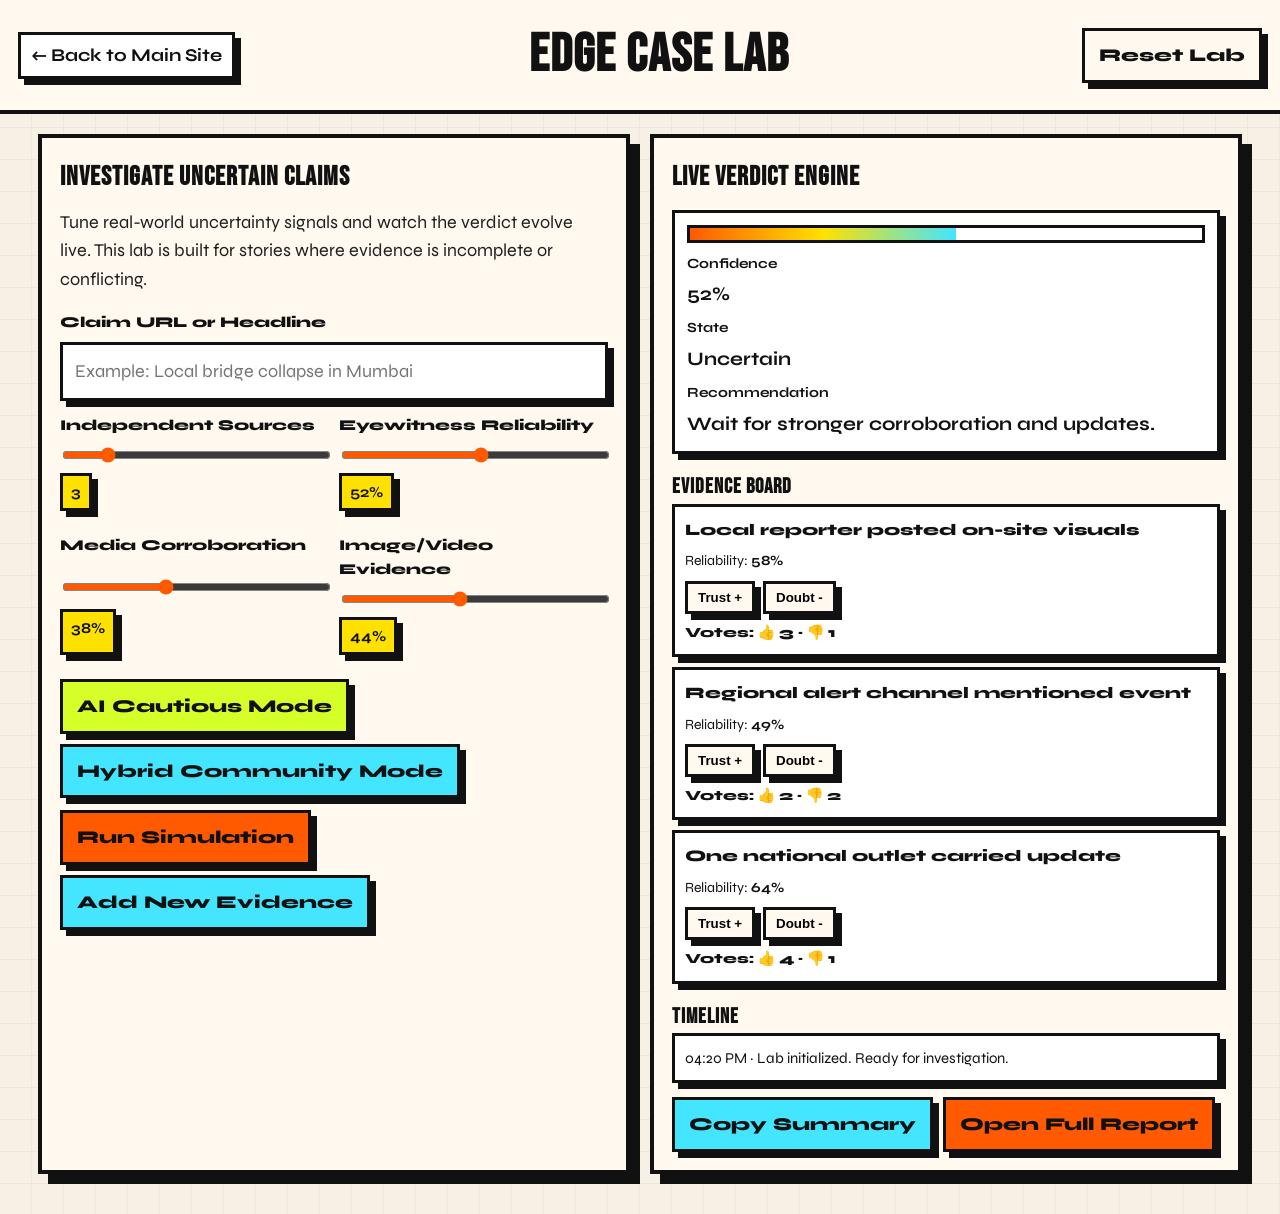
<file: edge-case.html>
<!DOCTYPE html>
<html lang="en">
<head>
  <meta charset="UTF-8" />
  <meta name="viewport" content="width=device-width, initial-scale=1.0" />
  <title>Edge Case Lab | Mirch Masala</title>
  <link rel="preconnect" href="https://fonts.googleapis.com" />
  <link rel="preconnect" href="https://fonts.gstatic.com" crossorigin />
  <link href="https://fonts.googleapis.com/css2?family=Bebas+Neue&family=Syne:wght@500;700;800&display=swap" rel="stylesheet" />
  <link rel="stylesheet" href="edge-case.css" />
</head>
<body>
  <header class="topbar">
    <a class="top-link" href="index.html">← Back to Main Site</a>
    <h1>Edge Case Lab</h1>
    <button id="resetLabBtn" class="btn btn-ghost" type="button">Reset Lab</button>
  </header>

  <main class="layout">
    <section class="panel panel-left">
      <h2>Investigate Uncertain Claims</h2>
      <p class="lead">Tune real-world uncertainty signals and watch the verdict evolve live. This lab is built for stories where evidence is incomplete or conflicting.</p>

      <label class="field">
        <span>Claim URL or Headline</span>
        <input id="claimInput" type="text" placeholder="Example: Local bridge collapse in Mumbai" />
      </label>

      <div class="controls-grid">
        <label class="field">
          <span>Independent Sources</span>
          <input id="sourcesRange" type="range" min="0" max="20" value="3" />
          <strong id="sourcesValue">3</strong>
        </label>

        <label class="field">
          <span>Eyewitness Reliability</span>
          <input id="witnessRange" type="range" min="0" max="100" value="52" />
          <strong id="witnessValue">52%</strong>
        </label>

        <label class="field">
          <span>Media Corroboration</span>
          <input id="mediaRange" type="range" min="0" max="100" value="38" />
          <strong id="mediaValue">38%</strong>
        </label>

        <label class="field">
          <span>Image/Video Evidence</span>
          <input id="forensicsRange" type="range" min="0" max="100" value="44" />
          <strong id="forensicsValue">44%</strong>
        </label>
      </div>

      <div class="toggle-row">
        <button id="aiModeBtn" class="btn btn-primary active" type="button">AI Cautious Mode</button>
        <button id="hybridModeBtn" class="btn btn-secondary" type="button">Hybrid Community Mode</button>
      </div>

      <div class="actions-row">
        <button id="simulateBtn" class="btn btn-primary" type="button">Run Simulation</button>
        <button id="addEvidenceBtn" class="btn btn-secondary" type="button">Add New Evidence</button>
      </div>
    </section>

    <section class="panel panel-right">
      <h2>Live Verdict Engine</h2>
      <div class="verdict-wrap">
        <div class="meter">
          <div id="meterFill" class="meter-fill"></div>
        </div>
        <div class="verdict-stats">
          <div><span>Confidence</span><strong id="confidenceText">56%</strong></div>
          <div><span>State</span><strong id="stateText">Uncertain</strong></div>
          <div><span>Recommendation</span><strong id="recommendationText">Wait for stronger corroboration</strong></div>
        </div>
      </div>

      <h3>Evidence Board</h3>
      <div id="evidenceBoard" class="evidence-board"></div>

      <h3>Timeline</h3>
      <ul id="timeline" class="timeline"></ul>

      <div class="actions-row">
        <button id="copySummaryBtn" class="btn btn-secondary" type="button">Copy Summary</button>
        <button id="publishReportBtn" class="btn btn-primary" type="button">Open Full Report</button>
      </div>
    </section>
  </main>

  <div id="modal" class="modal" aria-hidden="true">
    <div class="modal-card">
      <div class="modal-head">
        <h3 id="modalTitle">Report</h3>
        <button id="closeModalBtn" class="btn btn-ghost" type="button">Close</button>
      </div>
      <div id="modalBody" class="modal-body"></div>
    </div>
  </div>

  <div id="toast" class="toast" aria-live="polite"></div>

  <script src="edge-case.js"></script>
</body>
</html>
</file>
<file: edge-case.css>
:root {
  --bg: #f7f0e4;
  --paper: #fff9ef;
  --ink: #111111;
  --orange: #ff5a00;
  --yellow: #ffe100;
  --cyan: #43e5ff;
  --lime: #d6ff2a;
  --shadow: 6px 6px 0 var(--ink);
  --shadow-lg: 10px 10px 0 var(--ink);
}

* {
  box-sizing: border-box;
}

html,
body {
  margin: 0;
  padding: 0;
}

body {
  background: var(--bg);
  color: var(--ink);
  font-family: "Syne", sans-serif;
  font-size: 18px;
  line-height: 1.6;
  background-image:
    linear-gradient(transparent 31px, rgba(17, 17, 17, 0.08) 32px),
    linear-gradient(90deg, transparent 31px, rgba(17, 17, 17, 0.08) 32px);
  background-size: 32px 32px;
}

h1,
h2,
h3 {
  margin: 0;
  font-family: "Bebas Neue", Impact, sans-serif;
  letter-spacing: 1px;
}

.topbar {
  position: sticky;
  top: 0;
  z-index: 20;
  display: flex;
  align-items: center;
  justify-content: space-between;
  gap: 12px;
  padding: 12px 18px;
  background: var(--paper);
  border-bottom: 4px solid var(--ink);
}

.topbar h1 {
  font-size: clamp(34px, 7vw, 54px);
}

.top-link {
  color: var(--ink);
  text-decoration: none;
  border: 3px solid var(--ink);
  background: #fff;
  box-shadow: var(--shadow);
  padding: 6px 10px;
  font-weight: 700;
}

.layout {
  width: min(1240px, 94%);
  margin: 20px auto 40px;
  display: grid;
  grid-template-columns: 1fr 1fr;
  gap: 20px;
}

.panel {
  background: var(--paper);
  border: 4px solid var(--ink);
  box-shadow: var(--shadow-lg);
  padding: 18px;
}

.lead {
  margin: 8px 0 16px;
  font-size: 18px;
  color: #1f1f1f;
}

.field {
  display: grid;
  gap: 8px;
  margin-bottom: 12px;
}

.field span {
  font-weight: 800;
  font-size: 15px;
}

.field input[type="text"] {
  width: 100%;
  border: 3px solid var(--ink);
  box-shadow: var(--shadow);
  padding: 12px;
  font: inherit;
  background: #fff;
}

.controls-grid {
  display: grid;
  grid-template-columns: repeat(2, minmax(0, 1fr));
  gap: 10px;
}

.field input[type="range"] {
  width: 100%;
  accent-color: var(--orange);
}

.field strong {
  display: inline-block;
  width: fit-content;
  border: 3px solid var(--ink);
  box-shadow: var(--shadow);
  background: var(--yellow);
  padding: 4px 8px;
  font-size: 15px;
}

.toggle-row,
.actions-row {
  display: flex;
  flex-wrap: wrap;
  gap: 10px;
  margin-top: 12px;
}

.btn {
  border: 3px solid var(--ink);
  box-shadow: var(--shadow);
  padding: 10px 14px;
  font: inherit;
  font-weight: 800;
  background: #fff;
  color: var(--ink);
  cursor: pointer;
}

.btn:active {
  transform: translate(3px, 3px);
  box-shadow: 2px 2px 0 var(--ink);
}

.btn-primary {
  background: var(--orange);
}

.btn-secondary {
  background: var(--cyan);
}

.btn-ghost {
  background: var(--paper);
}

.btn.active {
  background: var(--lime);
}

.verdict-wrap {
  border: 3px solid var(--ink);
  box-shadow: var(--shadow);
  background: #fff;
  padding: 12px;
  margin: 10px 0 16px;
}

.meter {
  width: 100%;
  height: 18px;
  border: 3px solid var(--ink);
  background: #fff;
}

.meter-fill {
  height: 100%;
  width: 56%;
  background: linear-gradient(90deg, var(--orange), var(--yellow), var(--cyan));
  transition: width 0.4s ease;
}

.verdict-stats {
  margin-top: 10px;
  display: grid;
  gap: 8px;
}

.verdict-stats div {
  display: grid;
  gap: 4px;
}

.verdict-stats span {
  font-size: 14px;
  font-weight: 700;
}

.verdict-stats strong {
  font-size: 19px;
}

.evidence-board {
  display: grid;
  gap: 10px;
  margin-bottom: 16px;
}

.evidence-card {
  border: 3px solid var(--ink);
  box-shadow: var(--shadow);
  background: #fff;
  padding: 10px;
  display: grid;
  gap: 8px;
}

.evidence-title {
  font-size: 16px;
  font-weight: 800;
}

.evidence-meta {
  font-size: 14px;
}

.vote-row {
  display: flex;
  gap: 8px;
}

.vote-btn {
  border: 3px solid var(--ink);
  box-shadow: var(--shadow);
  background: var(--paper);
  padding: 6px 10px;
  font-weight: 800;
  cursor: pointer;
}

.vote-count {
  font-size: 14px;
  font-weight: 800;
}

.timeline {
  list-style: none;
  margin: 0 0 14px;
  padding: 0;
  display: grid;
  gap: 8px;
}

.timeline li {
  border: 3px solid var(--ink);
  box-shadow: var(--shadow);
  background: #fff;
  padding: 10px;
  font-size: 15px;
}

.modal {
  position: fixed;
  inset: 0;
  background: rgba(17, 17, 17, 0.45);
  display: none;
  align-items: center;
  justify-content: center;
  padding: 16px;
  z-index: 30;
}

.modal.open {
  display: flex;
}

.modal-card {
  width: min(780px, 100%);
  max-height: 85vh;
  overflow: auto;
  border: 4px solid var(--ink);
  box-shadow: var(--shadow-lg);
  background: var(--paper);
  padding: 14px;
}

.modal-head {
  display: flex;
  align-items: center;
  justify-content: space-between;
  gap: 10px;
}

.modal-body {
  margin-top: 10px;
  display: grid;
  gap: 10px;
}

.toast {
  position: fixed;
  right: 16px;
  bottom: 16px;
  border: 3px solid var(--ink);
  box-shadow: var(--shadow);
  background: #fff;
  padding: 10px 12px;
  font-weight: 800;
  opacity: 0;
  pointer-events: none;
  transform: translateY(12px);
  transition: opacity 0.25s ease, transform 0.25s ease;
  z-index: 40;
}

.toast.show {
  opacity: 1;
  transform: translateY(0);
}

@media (max-width: 980px) {
  .layout {
    grid-template-columns: 1fr;
  }
}

@media (max-width: 680px) {
  body {
    font-size: 17px;
  }

  .topbar {
    flex-wrap: wrap;
  }

  .controls-grid {
    grid-template-columns: 1fr;
  }

  .btn,
  .top-link {
    width: 100%;
    text-align: center;
  }
}
</file>
